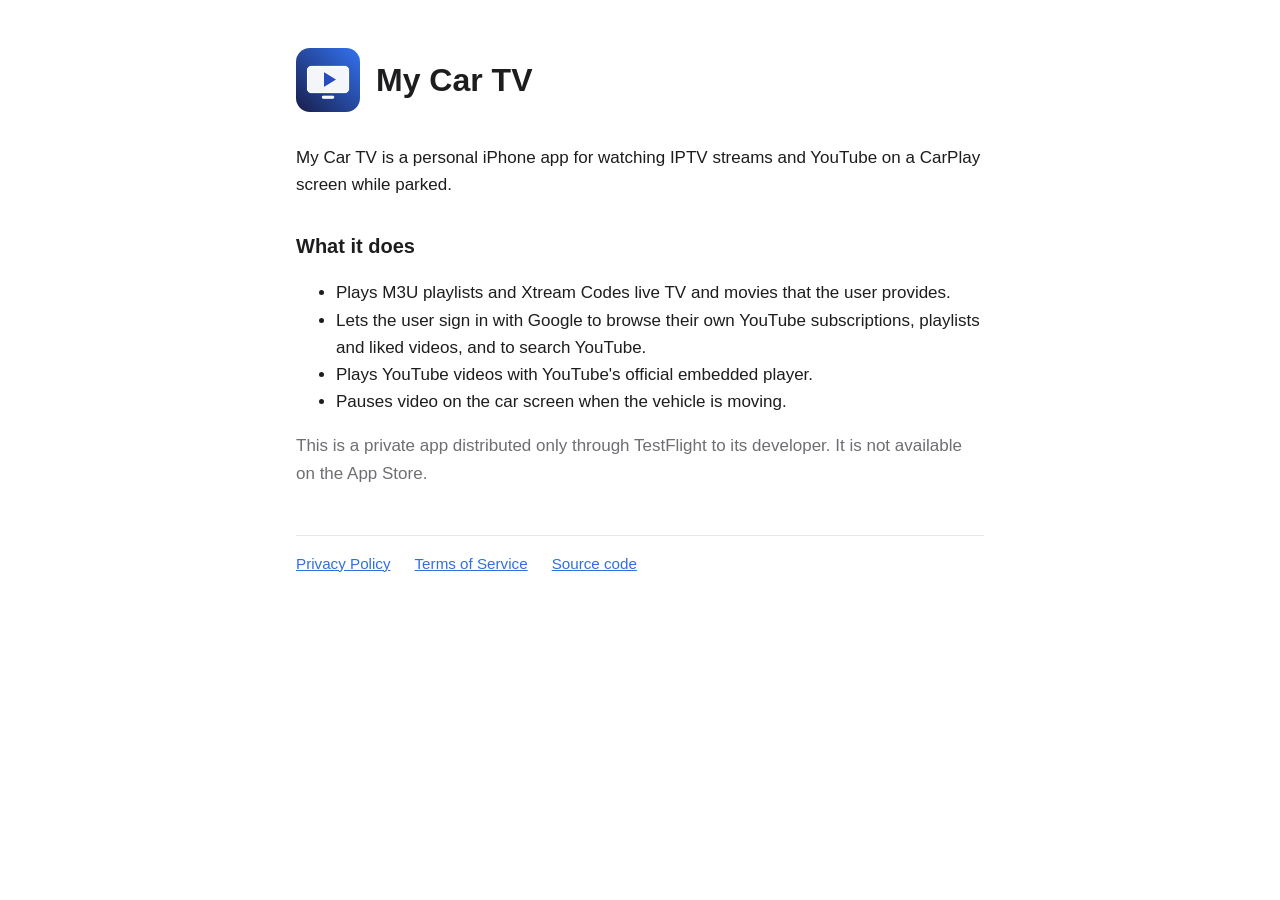
<file: docs/index.html>
<!doctype html>
<html lang="en">
<head>
  <meta charset="utf-8">
  <meta name="viewport" content="width=device-width, initial-scale=1">
  <title>My Car TV</title>
  <link rel="icon" href="logo.png">
  <link rel="stylesheet" href="style.css">
</head>
<body>
<main>
  <header>
    <img src="logo.png" alt="">
    <h1>My Car TV</h1>
  </header>

  <p>My Car TV is a personal iPhone app for watching IPTV streams and YouTube on a CarPlay screen while parked.</p>

  <h2>What it does</h2>
  <ul>
    <li>Plays M3U playlists and Xtream Codes live TV and movies that the user provides.</li>
    <li>Lets the user sign in with Google to browse their own YouTube subscriptions, playlists and liked videos, and to search YouTube.</li>
    <li>Plays YouTube videos with YouTube's official embedded player.</li>
    <li>Pauses video on the car screen when the vehicle is moving.</li>
  </ul>

  <p class="muted">This is a private app distributed only through TestFlight to its developer. It is not available on the App Store.</p>

  <nav>
    <a href="privacy.html">Privacy Policy</a>
    <a href="terms.html">Terms of Service</a>
    <a href="https://github.com/dhohnholt/mycar-tv">Source code</a>
  </nav>
</main>
</body>
</html>
</file>
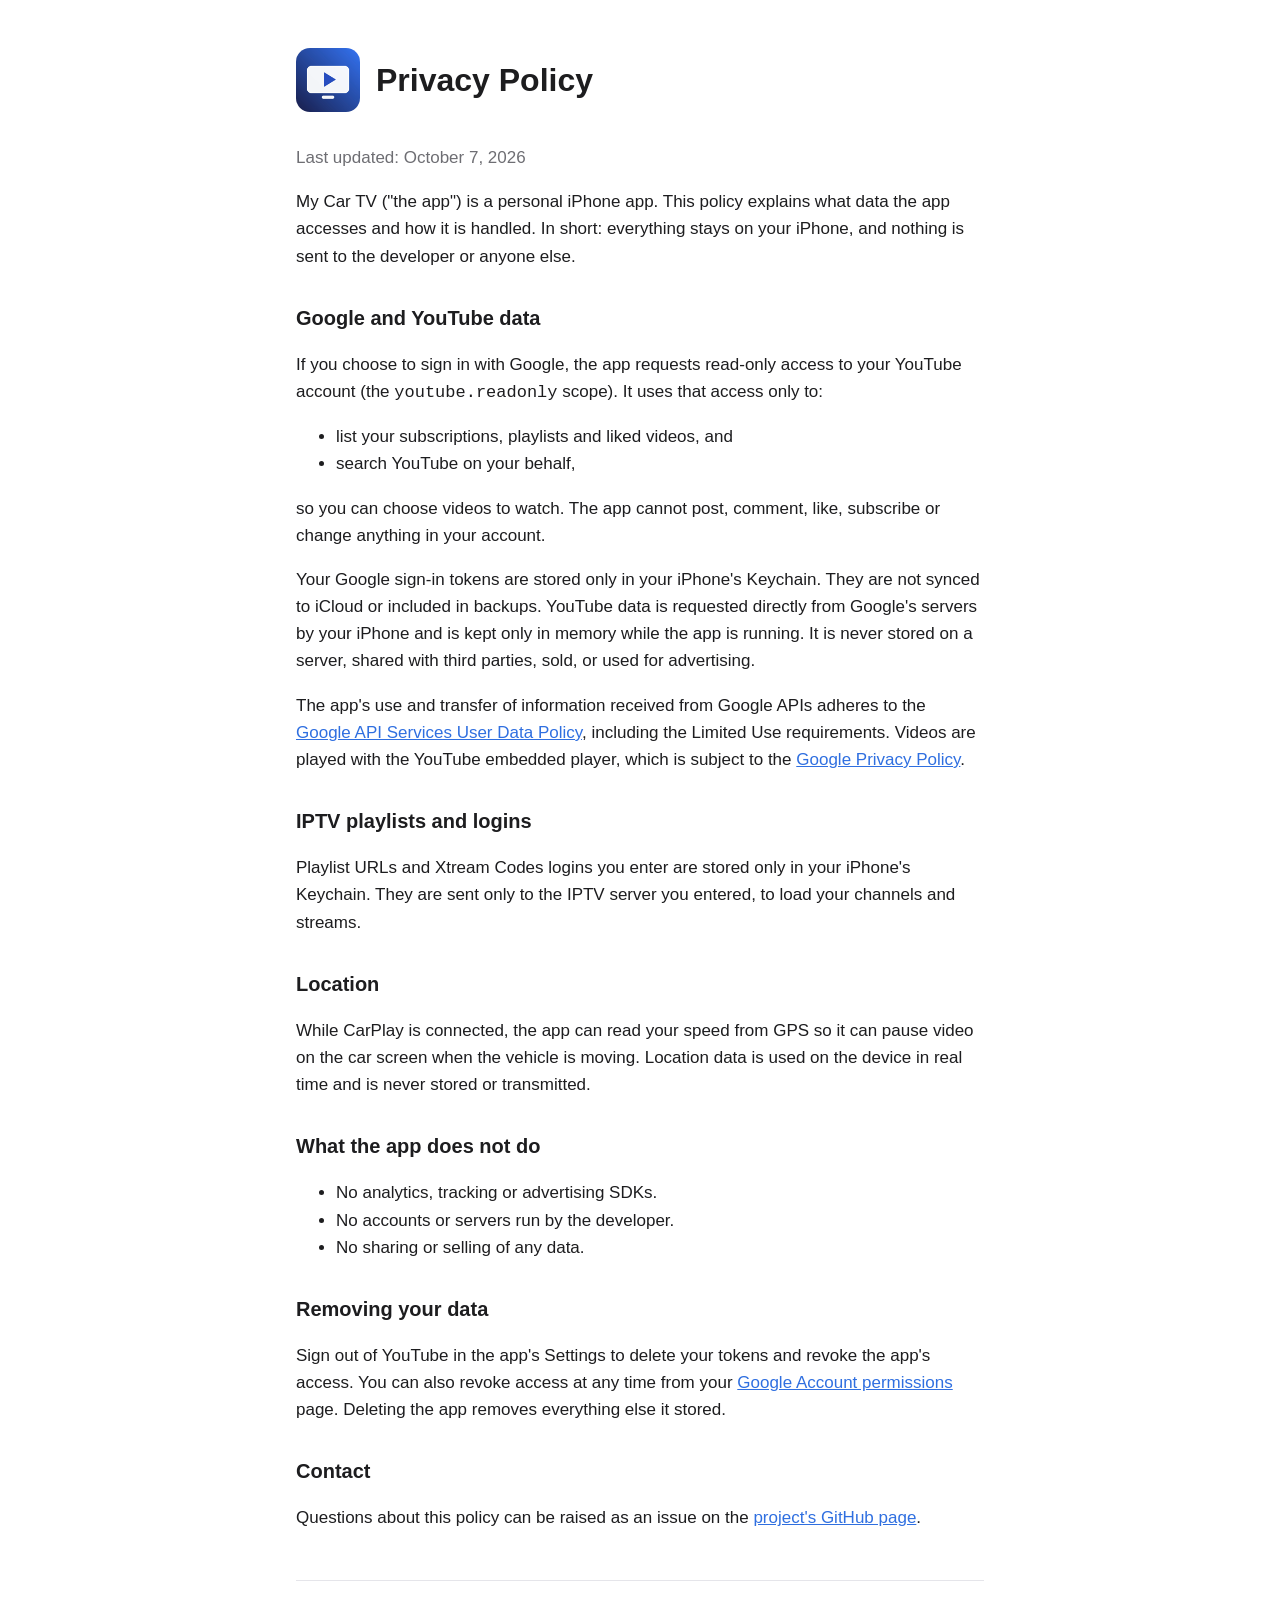
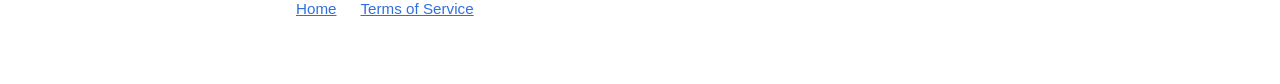
<file: docs/privacy.html>
<!doctype html>
<html lang="en">
<head>
  <meta charset="utf-8">
  <meta name="viewport" content="width=device-width, initial-scale=1">
  <title>Privacy Policy – My Car TV</title>
  <link rel="icon" href="logo.png">
  <link rel="stylesheet" href="style.css">
</head>
<body>
<main>
  <header>
    <img src="logo.png" alt="">
    <h1>Privacy Policy</h1>
  </header>

  <p class="muted">Last updated: October 7, 2026</p>

  <p>My Car TV ("the app") is a personal iPhone app. This policy explains what data the app accesses and how it is handled. In short: everything stays on your iPhone, and nothing is sent to the developer or anyone else.</p>

  <h2>Google and YouTube data</h2>
  <p>If you choose to sign in with Google, the app requests read-only access to your YouTube account (the <code>youtube.readonly</code> scope). It uses that access only to:</p>
  <ul>
    <li>list your subscriptions, playlists and liked videos, and</li>
    <li>search YouTube on your behalf,</li>
  </ul>
  <p>so you can choose videos to watch. The app cannot post, comment, like, subscribe or change anything in your account.</p>
  <p>Your Google sign-in tokens are stored only in your iPhone's Keychain. They are not synced to iCloud or included in backups. YouTube data is requested directly from Google's servers by your iPhone and is kept only in memory while the app is running. It is never stored on a server, shared with third parties, sold, or used for advertising.</p>
  <p>The app's use and transfer of information received from Google APIs adheres to the <a href="https://developers.google.com/terms/api-services-user-data-policy">Google API Services User Data Policy</a>, including the Limited Use requirements. Videos are played with the YouTube embedded player, which is subject to the <a href="https://policies.google.com/privacy">Google Privacy Policy</a>.</p>

  <h2>IPTV playlists and logins</h2>
  <p>Playlist URLs and Xtream Codes logins you enter are stored only in your iPhone's Keychain. They are sent only to the IPTV server you entered, to load your channels and streams.</p>

  <h2>Location</h2>
  <p>While CarPlay is connected, the app can read your speed from GPS so it can pause video on the car screen when the vehicle is moving. Location data is used on the device in real time and is never stored or transmitted.</p>

  <h2>What the app does not do</h2>
  <ul>
    <li>No analytics, tracking or advertising SDKs.</li>
    <li>No accounts or servers run by the developer.</li>
    <li>No sharing or selling of any data.</li>
  </ul>

  <h2>Removing your data</h2>
  <p>Sign out of YouTube in the app's Settings to delete your tokens and revoke the app's access. You can also revoke access at any time from your <a href="https://myaccount.google.com/permissions">Google Account permissions</a> page. Deleting the app removes everything else it stored.</p>

  <h2>Contact</h2>
  <p>Questions about this policy can be raised as an issue on the <a href="https://github.com/dhohnholt/mycar-tv/issues">project's GitHub page</a>.</p>

  <nav>
    <a href="index.html">Home</a>
    <a href="terms.html">Terms of Service</a>
  </nav>
</main>
</body>
</html>
</file>
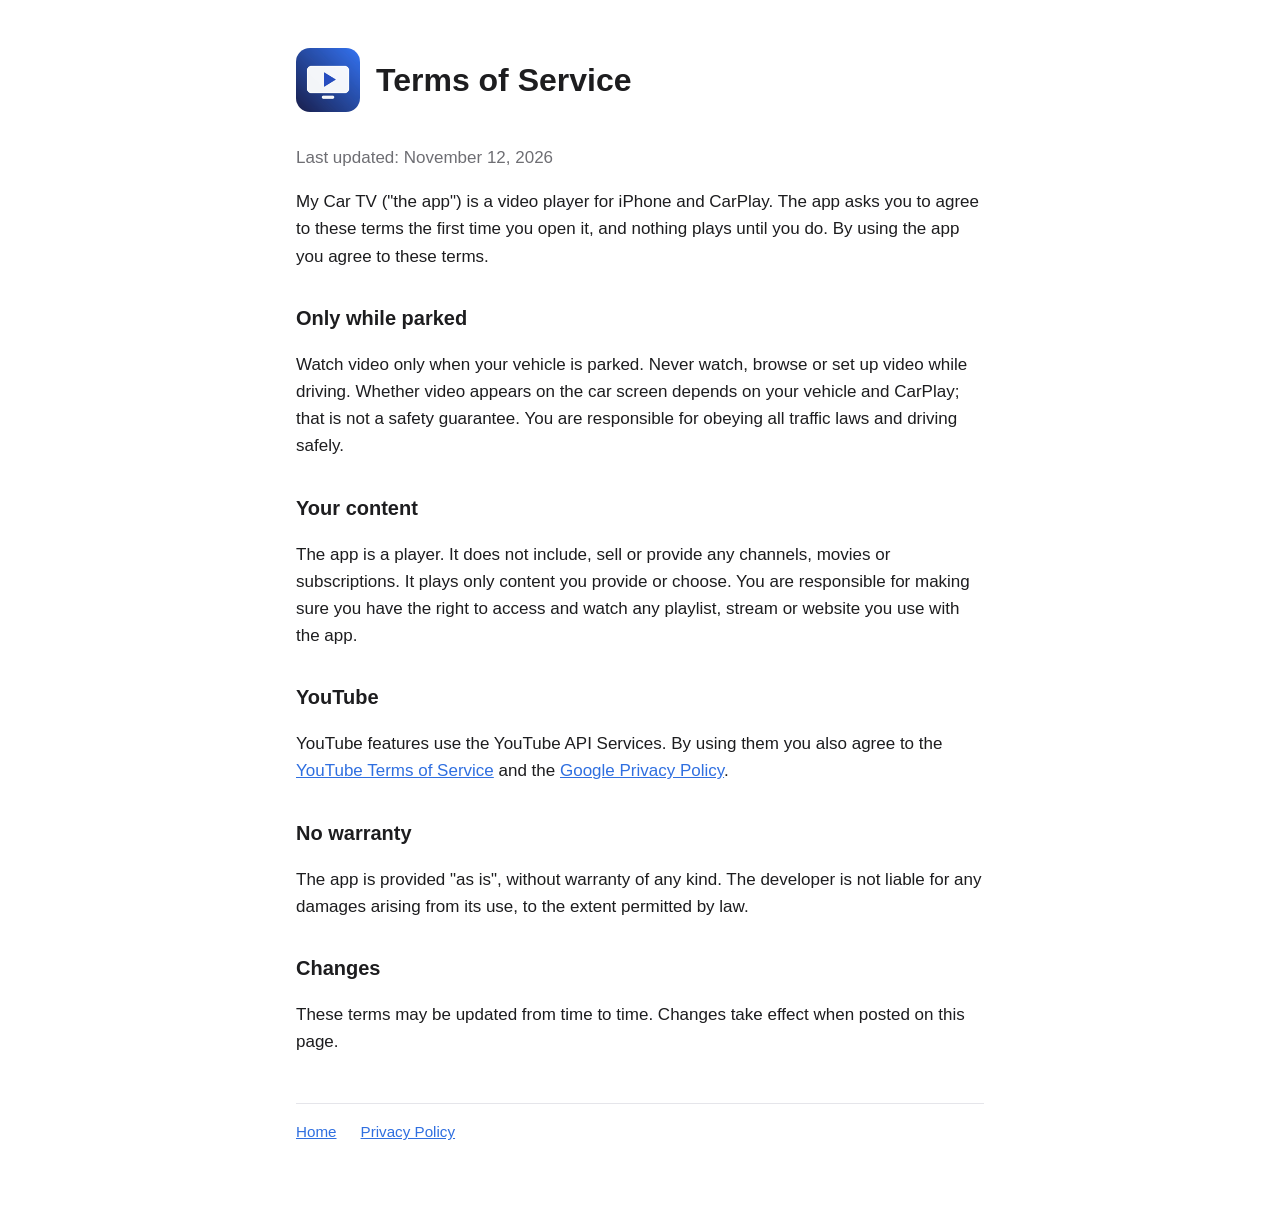
<file: docs/terms.html>
<!doctype html>
<html lang="en">
<head>
  <meta charset="utf-8">
  <meta name="viewport" content="width=device-width, initial-scale=1">
  <title>Terms of Service – My Car TV</title>
  <link rel="icon" href="logo.png">
  <link rel="stylesheet" href="style.css">
</head>
<body>
<main>
  <header>
    <img src="logo.png" alt="">
    <h1>Terms of Service</h1>
  </header>

  <p class="muted">Last updated: November 12, 2026</p>

  <p>My Car TV ("the app") is a video player for iPhone and CarPlay. The app asks you to agree to these terms the first time you open it, and nothing plays until you do. By using the app you agree to these terms.</p>

  <h2>Only while parked</h2>
  <p>Watch video only when your vehicle is parked. Never watch, browse or set up video while driving. Whether video appears on the car screen depends on your vehicle and CarPlay; that is not a safety guarantee. You are responsible for obeying all traffic laws and driving safely.</p>

  <h2>Your content</h2>
  <p>The app is a player. It does not include, sell or provide any channels, movies or subscriptions. It plays only content you provide or choose. You are responsible for making sure you have the right to access and watch any playlist, stream or website you use with the app.</p>

  <h2>YouTube</h2>
  <p>YouTube features use the YouTube API Services. By using them you also agree to the <a href="https://www.youtube.com/t/terms">YouTube Terms of Service</a> and the <a href="https://policies.google.com/privacy">Google Privacy Policy</a>.</p>

  <h2>No warranty</h2>
  <p>The app is provided "as is", without warranty of any kind. The developer is not liable for any damages arising from its use, to the extent permitted by law.</p>

  <h2>Changes</h2>
  <p>These terms may be updated from time to time. Changes take effect when posted on this page.</p>

  <nav>
    <a href="index.html">Home</a>
    <a href="privacy.html">Privacy Policy</a>
  </nav>
</main>
</body>
</html>
</file>
<file: docs/style.css>
:root {
  --bg: #ffffff;
  --text: #1d1d1f;
  --muted: #6e6e73;
  --accent: #2f6fe0;
  --border: #e5e5ea;
}

@media (prefers-color-scheme: dark) {
  :root {
    --bg: #111114;
    --text: #f5f5f7;
    --muted: #a1a1a6;
    --accent: #6ea0ff;
    --border: #2c2c30;
  }
}

* { box-sizing: border-box; }

body {
  margin: 0;
  background: var(--bg);
  color: var(--text);
  font: 17px/1.6 -apple-system, BlinkMacSystemFont, "Segoe UI", Roboto, sans-serif;
}

main {
  max-width: 720px;
  margin: 0 auto;
  padding: 48px 16px 64px;
}

header {
  display: flex;
  align-items: center;
  gap: 16px;
  margin-bottom: 32px;
}

header img {
  width: 64px;
  height: 64px;
  border-radius: 14px;
}

h1 { margin: 0; font-size: 2rem; line-height: 1.2; }
h2 { margin-top: 2rem; font-size: 1.25rem; }
a { color: var(--accent); }
.muted { color: var(--muted); }

nav {
  margin-top: 48px;
  padding-top: 16px;
  border-top: 1px solid var(--border);
  display: flex;
  flex-wrap: wrap;
  gap: 8px 24px;
  font-size: 0.95rem;
}
</file>
